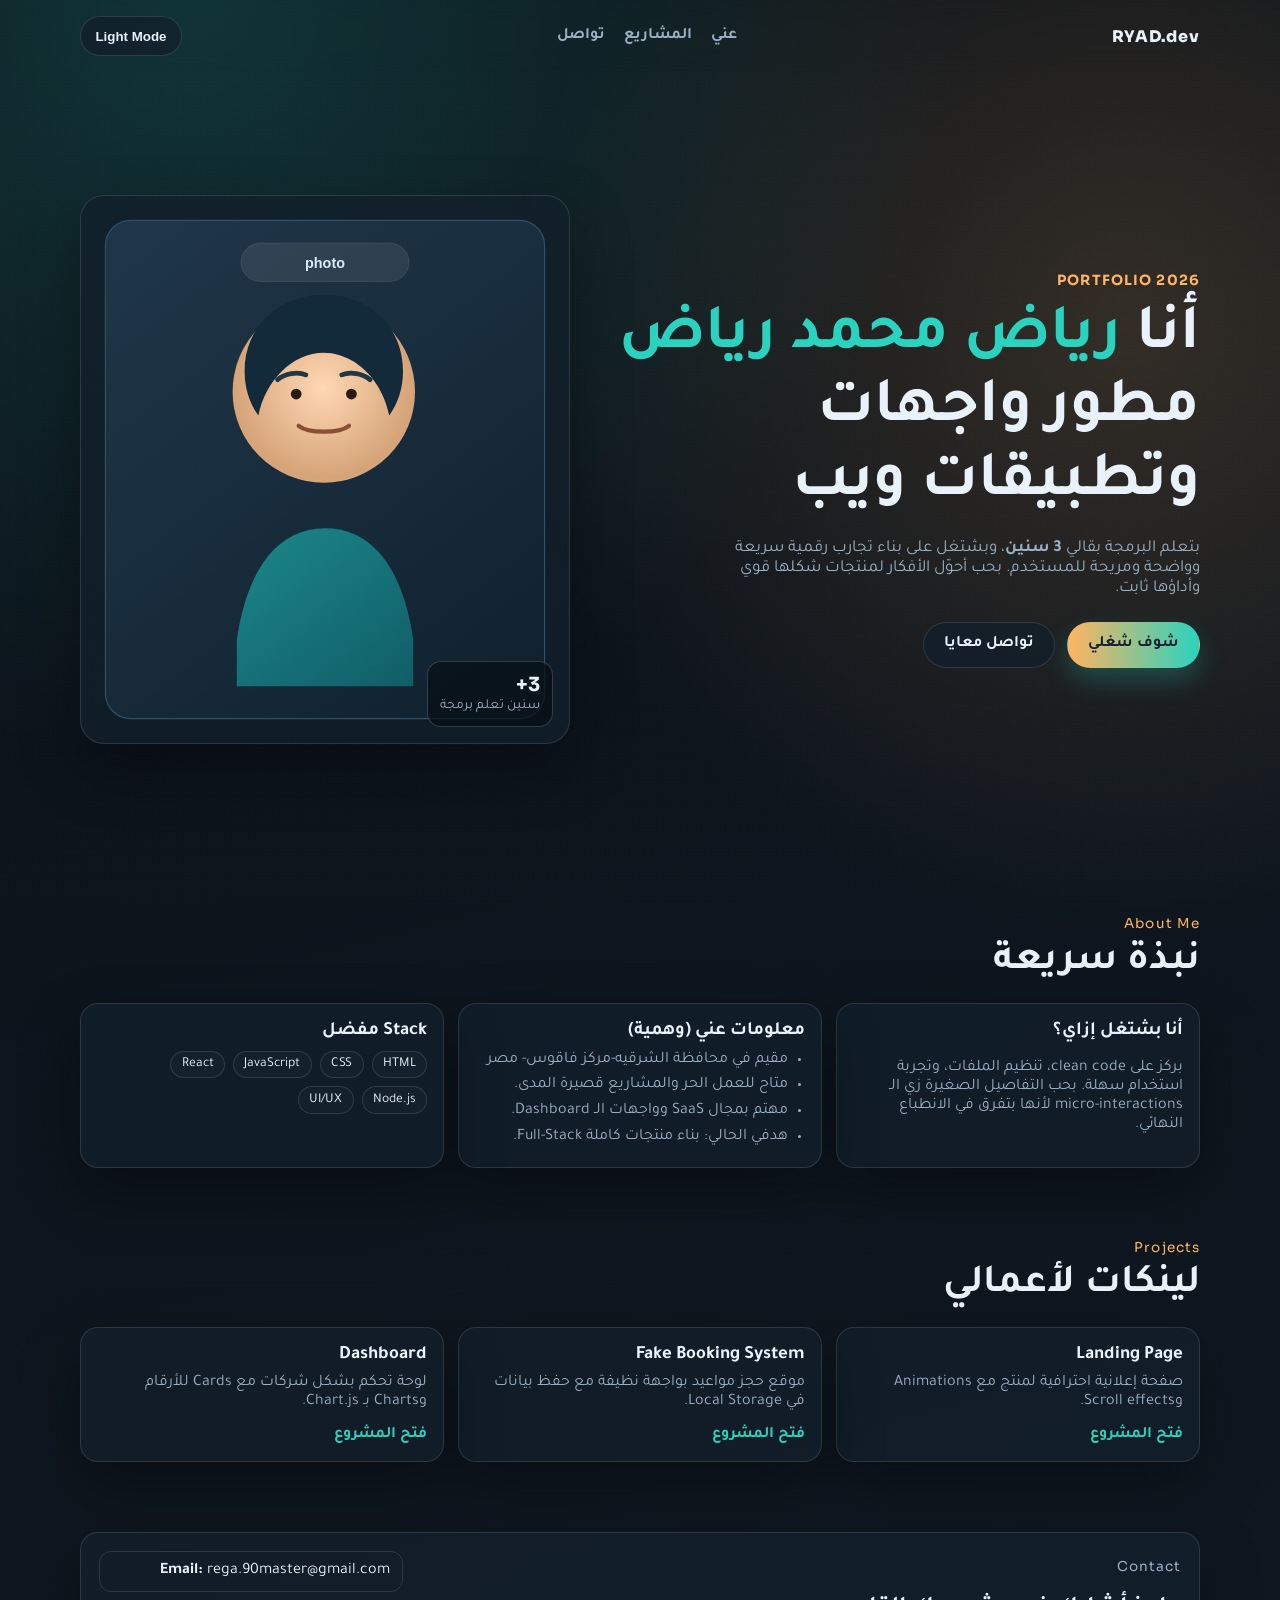
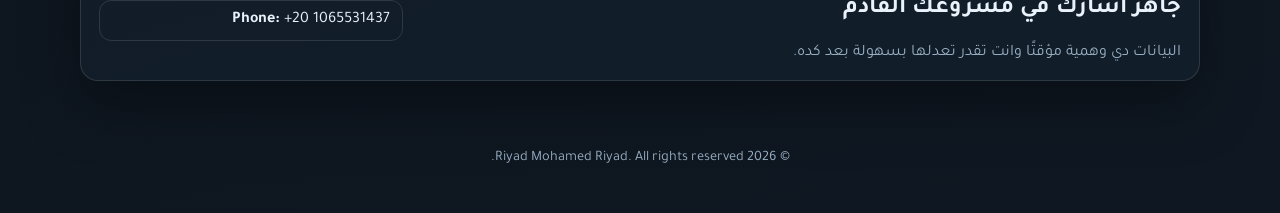
<file: index.html>
<!doctype html>
<html lang="ar" dir="rtl">
  <head>
    <meta charset="UTF-8" />
    <meta name="viewport" content="width=device-width, initial-scale=1.0" />
    <title>Portfolio | رياض محمد رياض</title>
    <meta
      name="description"
      content="Portfolio احترافي لرياض محمد رياض مع Dark Mode، أنيميشن، وتأثيرات Hover وروابط للمشاريع."
    />
    <link rel="preconnect" href="https://fonts.googleapis.com" />
    <link rel="preconnect" href="https://fonts.gstatic.com" crossorigin />
    <link
      href="https://fonts.googleapis.com/css2?family=Tajawal:wght@400;500;700;800&family=Sora:wght@500;700;800&display=swap"
      rel="stylesheet"
    />
    <link rel="stylesheet" href="style.css" />
    <script src="script.js" defer></script>
  </head>
  <body class="theme-dark">
    <div class="grain" aria-hidden="true"></div>

    <header class="site-header container">
      <a href="#" class="logo">RYAD.dev</a>
      <nav class="nav-links" aria-label="التنقل">
        <a href="#about">عني</a>
        <a href="#projects">المشاريع</a>
        <a href="#contact">تواصل</a>
      </nav>
      <button id="themeToggle" class="theme-toggle" type="button" aria-label="تبديل المظهر">
        <span id="themeLabel">Light Mode</span>
      </button>
    </header>

    <main>
      <section class="hero container reveal">
        <div class="hero-copy">
          <p class="eyebrow">PORTFOLIO 2026</p>
          <h1>
            أنا <span>رياض محمد رياض</span><br />
            مطور واجهات وتطبيقات ويب
          </h1>
          <p class="hero-text">
            بتعلم البرمجة بقالي <strong>3 سنين</strong>، وبشتغل على بناء تجارب
            رقمية سريعة وواضحة ومريحة للمستخدم. بحب أحوّل الأفكار لمنتجات شكلها
            قوي وأداؤها ثابت.
          </p>
          <div class="hero-actions">
            <a class="btn btn-primary" href="#projects">شوف شغلي</a>
            <a class="btn btn-ghost" href="#contact">تواصل معايا</a>
          </div>
        </div>

        <div class="hero-photo" data-tilt>
          <img src="assets/photo.svg" alt="صورة شخصية لرياض محمد رياض" />
          <div class="photo-badge">
            <strong>3+</strong>
            <span>سنين تعلم برمجة</span>
          </div>
        </div>
      </section>

      <section id="about" class="container section reveal">
        <div class="section-head">
          <p class="section-kicker">About Me</p>
          <h2>نبذة سريعة</h2>
        </div>
        <div class="about-grid">
          <article class="card">
            <h3>أنا بشتغل إزاي؟</h3>
            <p>
              بركز على clean code، تنظيم الملفات، وتجربة استخدام سهلة. بحب
              التفاصيل الصغيرة زي الـ micro-interactions لأنها بتفرق في الانطباع
              النهائي.
            </p>
          </article>
          <article class="card">
            <h3>معلومات عني (وهمية)</h3>
            <ul>
              <li>مقيم في محافظة الشرقيه-مركز فاقوس-  مصر</li>
              <li>متاح للعمل الحر والمشاريع قصيرة المدى.</li>
              <li>مهتم بمجال SaaS وواجهات الـ Dashboard.</li>
              <li>هدفي الحالي: بناء منتجات كاملة Full-Stack.</li>
            </ul>
          </article>
          <article class="card">
            <h3>Stack مفضل</h3>
            <div class="chips">
              <span>HTML</span>
              <span>CSS</span>
              <span>JavaScript</span>
              <span>React</span>
              <span>Node.js</span>
              <span>UI/UX</span>
            </div>
          </article>
        </div>
      </section>

      <section id="projects" class="container section reveal">
        <div class="section-head">
          <p class="section-kicker">Projects</p>
          <h2>لينكات لأعمالي</h2>
        </div>
        <div class="projects-grid">
          <a class="project-card" href="../Landing%20Page/index.html">
            <h3>Landing Page</h3>
            <p>صفحة إعلانية احترافية لمنتج مع Animations وScroll effects.</p>
            <span>فتح المشروع</span>
          </a>
          <a class="project-card" href="../Fake%20Booking%20System/index.html">
            <h3>Fake Booking System</h3>
            <p>موقع حجز مواعيد بواجهة نظيفة مع حفظ بيانات في Local Storage.</p>
            <span>فتح المشروع</span>
          </a>
          <a class="project-card" href="../Dashboard/index.html">
            <h3>Dashboard</h3>
            <p>لوحة تحكم بشكل شركات مع Cards للأرقام وCharts بـ Chart.js.</p>
            <span>فتح المشروع</span>
          </a>
        </div>
      </section>

      <section id="contact" class="container section reveal">
        <div class="contact-card">
          <div>
            <p class="section-kicker">Contact</p>
            <h2>جاهز أشارك في مشروعك القادم</h2>
            <p>البيانات دي وهمية مؤقتًا وانت تقدر تعدلها بسهولة بعد كده.</p>
          </div>
          <ul class="contact-list">
            <li><strong>Email:</strong> rega.90master@gmail.com</li>
            <li><strong>Phone:</strong> +20 1065531437</li>
          </ul>
        </div>
      </section>
    </main>

    <footer class="footer">
      <p>© 2026 Riyad Mohamed Riyad. All rights reserved.</p>
    </footer>
  </body>
</html>
</file>
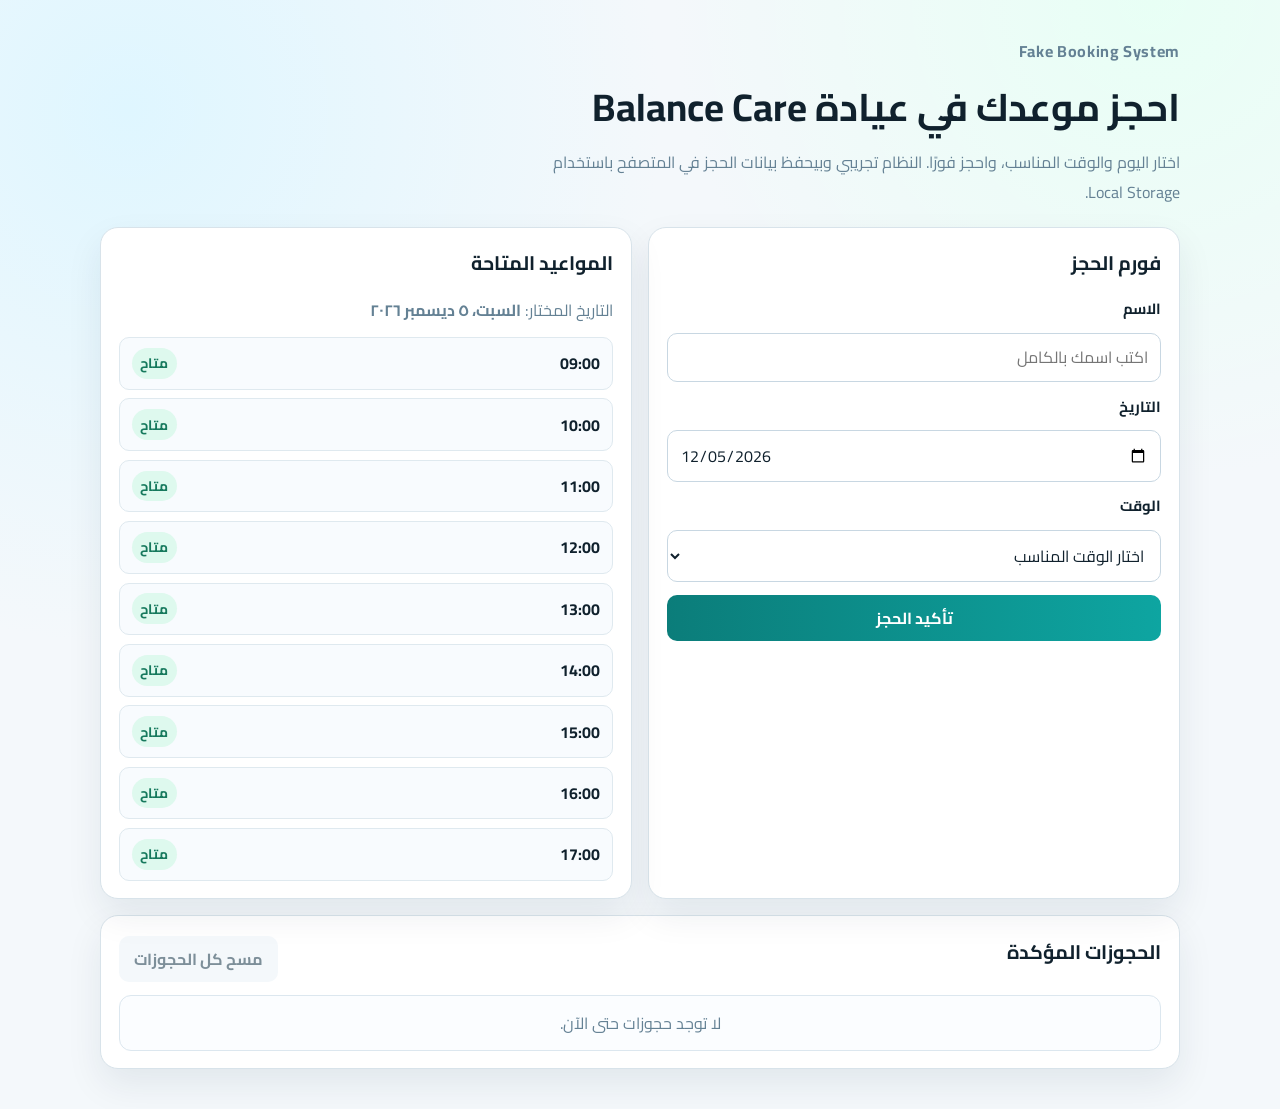
<file: Fake Booking System/index.html>
<!doctype html>
<html lang="ar" dir="rtl">
  <head>
    <meta charset="UTF-8" />
    <meta name="viewport" content="width=device-width, initial-scale=1.0" />
    <title>Fake Booking System | حجز مواعيد</title>
    <meta
      name="description"
      content="نظام حجز مواعيد تجريبي لعيادة مع عرض المواعيد المتاحة وحفظ البيانات في Local Storage."
    />
    <link rel="preconnect" href="https://fonts.googleapis.com" />
    <link rel="preconnect" href="https://fonts.gstatic.com" crossorigin />
    <link
      href="https://fonts.googleapis.com/css2?family=Cairo:wght@400;600;700;800&display=swap"
      rel="stylesheet"
    />
    <link rel="stylesheet" href="style.css" />
    <script src="script.js" defer></script>
  </head>
  <body>
    <main class="page container">
      <header class="hero">
        <p class="tag">Fake Booking System</p>
        <h1>احجز موعدك في عيادة Balance Care</h1>
        <p>
          اختار اليوم والوقت المناسب، واحجز فورًا. النظام تجريبي وبيحفظ بيانات
          الحجز في المتصفح باستخدام Local Storage.
        </p>
      </header>

      <section class="grid">
        <article class="card">
          <h2>فورم الحجز</h2>
          <form id="bookingForm" class="booking-form" novalidate>
            <label for="clientName">الاسم</label>
            <input
              id="clientName"
              name="clientName"
              type="text"
              placeholder="اكتب اسمك بالكامل"
              required
            />

            <label for="bookingDate">التاريخ</label>
            <input id="bookingDate" name="bookingDate" type="date" required />

            <label for="bookingTime">الوقت</label>
            <select id="bookingTime" name="bookingTime" required>
              <option value="">اختار الوقت المناسب</option>
            </select>

            <button type="submit" class="btn-primary">تأكيد الحجز</button>
          </form>
          <p id="confirmationMessage" class="message" aria-live="polite"></p>
        </article>

        <article class="card">
          <h2>المواعيد المتاحة</h2>
          <p class="subline">
            التاريخ المختار:
            <strong id="selectedDateLabel">--</strong>
          </p>
          <ul id="availableSlots" class="slots"></ul>
        </article>
      </section>

      <section class="card bookings">
        <div class="bookings-head">
          <h2>الحجوزات المؤكدة</h2>
          <button id="clearAllBtn" type="button" class="btn-ghost">
            مسح كل الحجوزات
          </button>
        </div>
        <ul id="bookedAppointments" class="booked-list"></ul>
      </section>
    </main>
  </body>
</html>
</file>
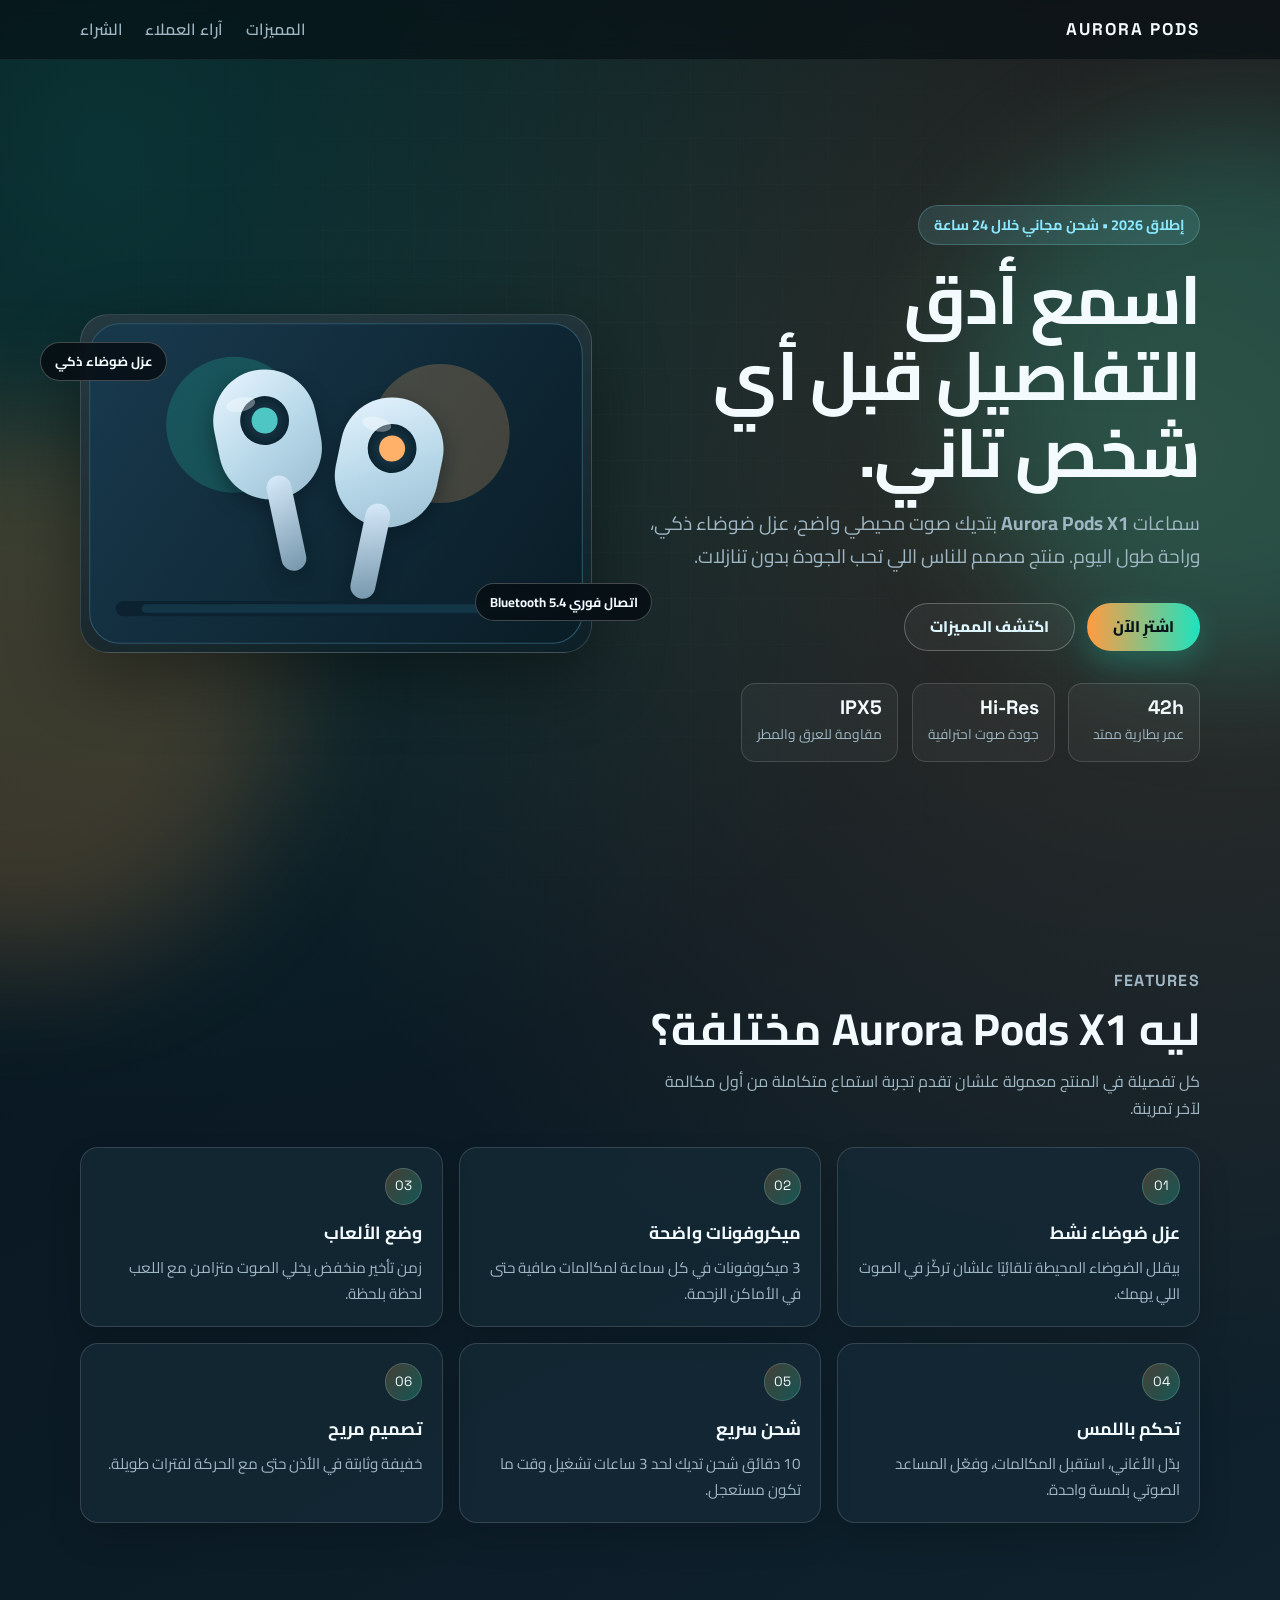
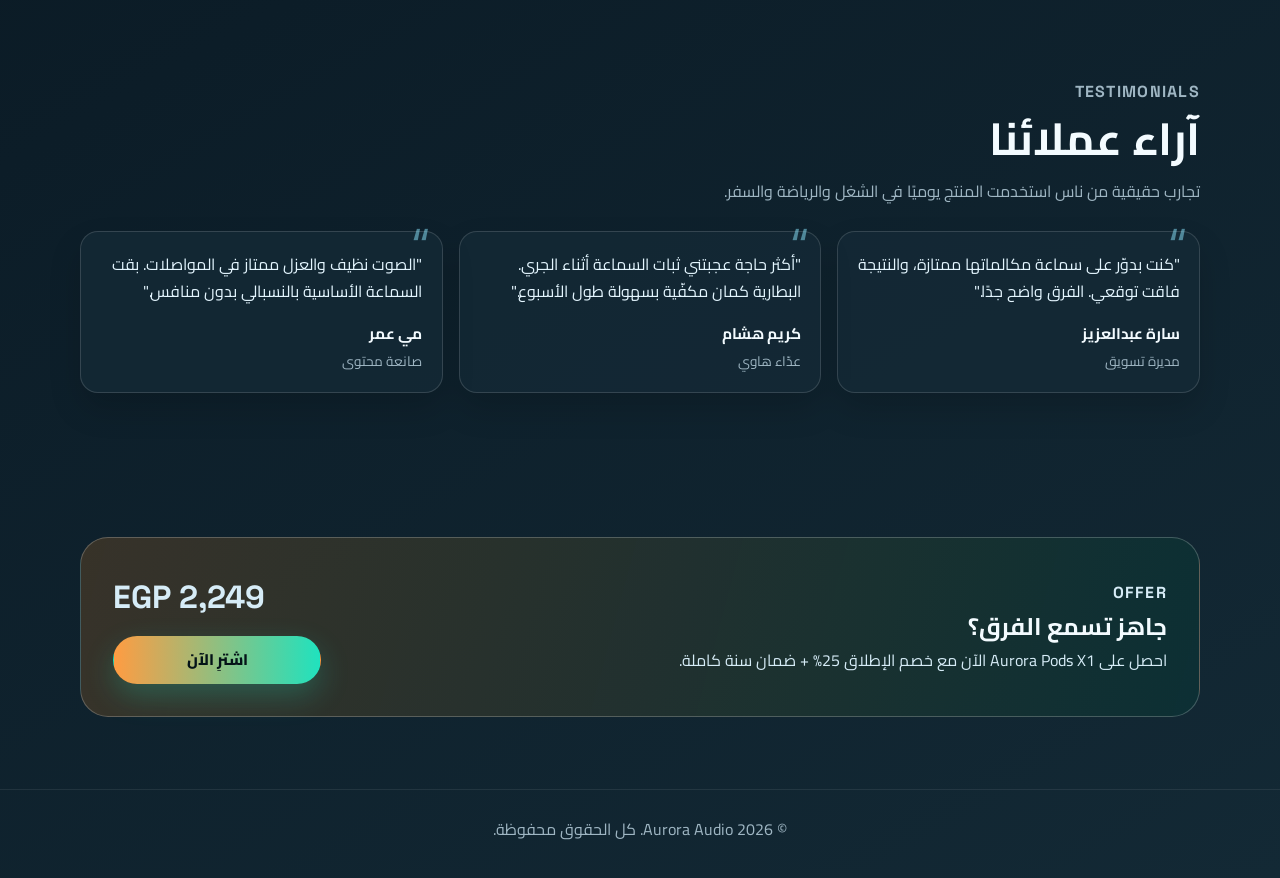
<file: Landing Page/index.html>
<!doctype html>
<html lang="ar" dir="rtl">
  <head>
    <meta charset="UTF-8" />
    <meta name="viewport" content="width=device-width, initial-scale=1.0" />
    <title>Aurora Pods X1 | الصوت اللي يفرق</title>
    <meta
      name="description"
      content="Landing Page إعلانية احترافية لسماعات Aurora Pods X1 مع مميزات المنتج وآراء العملاء وزر شراء مباشر."
    />
    <link rel="preconnect" href="https://fonts.googleapis.com" />
    <link rel="preconnect" href="https://fonts.gstatic.com" crossorigin />
    <link
      href="https://fonts.googleapis.com/css2?family=Cairo:wght@400;600;700;800&family=Space+Grotesk:wght@500;700&display=swap"
      rel="stylesheet"
    />
    <link rel="stylesheet" href="style.css" />
    <script src="script.js" defer></script>
  </head>
  <body>
    <div class="scroll-progress" aria-hidden="true"></div>
    <span class="ambient ambient-1" aria-hidden="true"></span>
    <span class="ambient ambient-2" aria-hidden="true"></span>

    <header class="topbar">
      <div class="container topbar-inner">
        <a href="#" class="brand">AURORA PODS</a>
        <nav class="topnav" aria-label="روابط سريعة">
          <a href="#features">المميزات</a>
          <a href="#testimonials">آراء العملاء</a>
          <a href="#buy">الشراء</a>
        </nav>
      </div>
    </header>

    <main>
      <section class="hero container reveal">
        <div class="hero-copy">
          <p class="badge">إطلاق 2026 • شحن مجاني خلال 24 ساعة</p>
          <h1>اسمع أدق التفاصيل قبل أي شخص تاني.</h1>
          <p class="hero-sub">
            سماعات <strong>Aurora Pods X1</strong> بتديك صوت محيطي واضح، عزل
            ضوضاء ذكي، وراحة طول اليوم. منتج مصمم للناس اللي تحب الجودة بدون
            تنازلات.
          </p>

          <div class="hero-actions">
            <a class="btn btn-primary" href="#buy">اشترِ الآن</a>
            <a class="btn btn-ghost" href="#features">اكتشف المميزات</a>
          </div>

          <ul class="hero-stats">
            <li>
              <strong>42h</strong>
              <span>عمر بطارية ممتد</span>
            </li>
            <li>
              <strong>Hi-Res</strong>
              <span>جودة صوت احترافية</span>
            </li>
            <li>
              <strong>IPX5</strong>
              <span>مقاومة للعرق والمطر</span>
            </li>
          </ul>
        </div>

        <div class="hero-media" data-parallax>
          <div class="product-card">
            <img src="assets/earbuds.svg" alt="صورة سماعات Aurora Pods X1" />
            <span class="chip chip-top">عزل ضوضاء ذكي</span>
            <span class="chip chip-bottom">اتصال فوري Bluetooth 5.4</span>
          </div>
        </div>
      </section>

      <section id="features" class="section container">
        <div class="section-head reveal">
          <p class="section-kicker">Features</p>
          <h2>ليه Aurora Pods X1 مختلفة؟</h2>
          <p>
            كل تفصيلة في المنتج معمولة علشان تقدم تجربة استماع متكاملة من أول
            مكالمة لآخر تمرينة.
          </p>
        </div>

        <div class="features-grid">
          <article class="feature-card reveal">
            <span class="feature-icon">01</span>
            <h3>عزل ضوضاء نشط</h3>
            <p>بيقلل الضوضاء المحيطة تلقائيًا علشان تركّز في الصوت اللي يهمك.</p>
          </article>
          <article class="feature-card reveal">
            <span class="feature-icon">02</span>
            <h3>ميكروفونات واضحة</h3>
            <p>3 ميكروفونات في كل سماعة لمكالمات صافية حتى في الأماكن الزحمة.</p>
          </article>
          <article class="feature-card reveal">
            <span class="feature-icon">03</span>
            <h3>وضع الألعاب</h3>
            <p>زمن تأخير منخفض يخلي الصوت متزامن مع اللعب لحظة بلحظة.</p>
          </article>
          <article class="feature-card reveal">
            <span class="feature-icon">04</span>
            <h3>تحكم باللمس</h3>
            <p>بدّل الأغاني، استقبل المكالمات، وفعّل المساعد الصوتي بلمسة واحدة.</p>
          </article>
          <article class="feature-card reveal">
            <span class="feature-icon">05</span>
            <h3>شحن سريع</h3>
            <p>10 دقائق شحن تديك لحد 3 ساعات تشغيل وقت ما تكون مستعجل.</p>
          </article>
          <article class="feature-card reveal">
            <span class="feature-icon">06</span>
            <h3>تصميم مريح</h3>
            <p>خفيفة وثابتة في الأذن حتى مع الحركة لفترات طويلة.</p>
          </article>
        </div>
      </section>

      <section id="testimonials" class="section container">
        <div class="section-head reveal">
          <p class="section-kicker">Testimonials</p>
          <h2>آراء عملائنا</h2>
          <p>تجارب حقيقية من ناس استخدمت المنتج يوميًا في الشغل والرياضة والسفر.</p>
        </div>

        <div class="testimonials-grid">
          <article class="quote-card reveal">
            <p>
              "كنت بدوّر على سماعة مكالماتها ممتازة، والنتيجة فاقت توقعي. الفرق
              واضح جدًا."
            </p>
            <footer>
              <strong>سارة عبدالعزيز</strong>
              <span>مديرة تسويق</span>
            </footer>
          </article>
          <article class="quote-card reveal">
            <p>
              "أكثر حاجة عجبتني ثبات السماعة أثناء الجري. البطارية كمان مكفّية
              بسهولة طول الأسبوع."
            </p>
            <footer>
              <strong>كريم هشام</strong>
              <span>عدّاء هاوي</span>
            </footer>
          </article>
          <article class="quote-card reveal">
            <p>
              "الصوت نظيف والعزل ممتاز في المواصلات. بقت السماعة الأساسية بالنسبالي
              بدون منافس."
            </p>
            <footer>
              <strong>مي عمر</strong>
              <span>صانعة محتوى</span>
            </footer>
          </article>
        </div>
      </section>

      <section id="buy" class="container section">
        <div class="cta reveal">
          <div>
            <p class="section-kicker">Offer</p>
            <h2>جاهز تسمع الفرق؟</h2>
            <p>
              احصل على Aurora Pods X1 الآن مع خصم الإطلاق 25% + ضمان سنة كاملة.
            </p>
          </div>
          <div class="cta-side">
            <p class="price">2,249 EGP</p>
            <a href="#" class="btn btn-primary btn-wide">اشترِ الآن</a>
          </div>
        </div>
      </section>
    </main>

    <footer class="footer">
      <div class="container">
        <p>© 2026 Aurora Audio. كل الحقوق محفوظة.</p>
      </div>
    </footer>
  </body>
</html>
</file>
<file: style.css>
:root {
  --bg: #0b1118;
  --bg-alt: #0f1822;
  --surface: rgba(19, 31, 43, 0.78);
  --surface-strong: #172636;
  --text: #e9f2fb;
  --muted: #9ab0c4;
  --line: rgba(255, 255, 255, 0.12);
  --accent: #2ad3bf;
  --accent-2: #ffb45f;
  --shadow: 0 24px 58px rgba(0, 0, 0, 0.35);
}

body.theme-light {
  --bg: #eef5fb;
  --bg-alt: #f8fbff;
  --surface: rgba(255, 255, 255, 0.84);
  --surface-strong: #ffffff;
  --text: #102336;
  --muted: #58738a;
  --line: rgba(10, 42, 67, 0.14);
  --accent: #0f9f92;
  --accent-2: #e88b2a;
  --shadow: 0 22px 46px rgba(19, 45, 67, 0.12);
}

*,
*::before,
*::after {
  box-sizing: border-box;
}

html,
body {
  margin: 0;
  padding: 0;
}

body {
  font-family: "Tajawal", sans-serif;
  color: var(--text);
  background:
    radial-gradient(circle at 15% 0%, rgba(42, 211, 191, 0.18), transparent 36%),
    radial-gradient(circle at 88% 18%, rgba(255, 180, 95, 0.16), transparent 33%),
    linear-gradient(165deg, var(--bg), var(--bg-alt));
  min-height: 100vh;
  transition:
    background 260ms ease,
    color 260ms ease;
}

.grain {
  position: fixed;
  inset: 0;
  pointer-events: none;
  z-index: -1;
  background-image: radial-gradient(rgba(255, 255, 255, 0.05) 0.7px, transparent 0.7px);
  background-size: 3px 3px;
  opacity: 0.23;
}

.container {
  width: min(1120px, 92vw);
  margin-inline: auto;
}

.site-header {
  position: sticky;
  top: 0;
  z-index: 20;
  display: flex;
  align-items: center;
  justify-content: space-between;
  gap: 1rem;
  padding-block: 1rem;
  backdrop-filter: blur(10px);
}

.logo {
  font-family: "Sora", sans-serif;
  font-weight: 800;
  letter-spacing: 0.06em;
  color: var(--text);
  text-decoration: none;
}

.nav-links {
  display: flex;
  align-items: center;
  gap: 1.2rem;
}

.nav-links a {
  color: var(--muted);
  text-decoration: none;
  font-weight: 700;
  transition: color 180ms ease;
}

.nav-links a:hover {
  color: var(--accent);
}

.theme-toggle {
  border: 1px solid var(--line);
  background: var(--surface);
  color: var(--text);
  border-radius: 999px;
  min-height: 2.5rem;
  padding-inline: 0.9rem;
  font-weight: 700;
  cursor: pointer;
  transition:
    transform 180ms ease,
    border-color 180ms ease;
}

.theme-toggle:hover {
  transform: translateY(-2px);
  border-color: rgba(42, 211, 191, 0.45);
}

.hero {
  display: grid;
  grid-template-columns: 1.1fr 0.9fr;
  gap: 2rem;
  align-items: center;
  min-height: calc(100vh - 92px);
  padding-block: 2.2rem 3rem;
}

.eyebrow {
  margin: 0;
  color: var(--accent-2);
  letter-spacing: 0.08em;
  font-family: "Sora", sans-serif;
  font-weight: 700;
  font-size: 0.88rem;
}

.hero h1 {
  margin: 0.8rem 0 0;
  font-size: clamp(2rem, 5vw, 4rem);
  line-height: 1.15;
}

.hero h1 span {
  color: var(--accent);
}

.hero-text {
  margin-top: 1rem;
  color: var(--muted);
  max-width: 55ch;
  font-size: 1.06rem;
}

.hero-actions {
  margin-top: 1.45rem;
  display: flex;
  flex-wrap: wrap;
  gap: 0.75rem;
}

.btn {
  text-decoration: none;
  border-radius: 999px;
  min-height: 2.9rem;
  padding-inline: 1.25rem;
  display: inline-flex;
  align-items: center;
  justify-content: center;
  font-weight: 700;
  border: 1px solid transparent;
  transition:
    transform 180ms ease,
    box-shadow 180ms ease;
}

.btn:hover {
  transform: translateY(-3px);
}

.btn-primary {
  background: linear-gradient(90deg, var(--accent-2), var(--accent));
  color: #13202e;
  box-shadow: 0 12px 26px rgba(42, 211, 191, 0.25);
}

.btn-ghost {
  background: var(--surface);
  color: var(--text);
  border-color: var(--line);
}

.hero-photo {
  position: relative;
  border-radius: 24px;
  border: 1px solid var(--line);
  background: var(--surface);
  padding: 1rem;
  box-shadow: var(--shadow);
  transform-style: preserve-3d;
  transition: transform 220ms ease;
}

.hero-photo img {
  width: 100%;
  height: auto;
  border-radius: 16px;
  display: block;
}

.photo-badge {
  position: absolute;
  bottom: 1rem;
  inset-inline-start: 1rem;
  background: rgba(8, 14, 20, 0.72);
  border: 1px solid rgba(255, 255, 255, 0.18);
  border-radius: 14px;
  padding: 0.65rem 0.75rem;
}

body.theme-light .photo-badge {
  background: rgba(255, 255, 255, 0.78);
}

.photo-badge strong {
  font-family: "Sora", sans-serif;
  font-size: 1.22rem;
  display: block;
}

.photo-badge span {
  color: var(--muted);
  font-size: 0.86rem;
}

.section {
  padding-block: 2.2rem;
}

.section-head {
  margin-bottom: 1.1rem;
}

.section-kicker {
  margin: 0;
  color: var(--accent-2);
  letter-spacing: 0.08em;
  font-family: "Sora", sans-serif;
  font-size: 0.85rem;
}

.section-head h2 {
  margin: 0.35rem 0 0;
  font-size: clamp(1.55rem, 4vw, 2.5rem);
}

.about-grid {
  display: grid;
  grid-template-columns: repeat(3, minmax(0, 1fr));
  gap: 0.85rem;
}

.card,
.project-card,
.contact-card {
  border: 1px solid var(--line);
  border-radius: 18px;
  background: var(--surface);
  box-shadow: var(--shadow);
}

.card {
  padding: 1rem;
}

.card h3 {
  margin: 0 0 0.45rem;
}

.card p,
.card li {
  color: var(--muted);
}

.card ul {
  margin: 0;
  padding-inline-start: 1.1rem;
  display: grid;
  gap: 0.42rem;
}

.chips {
  display: flex;
  flex-wrap: wrap;
  gap: 0.5rem;
}

.chips span {
  border: 1px solid var(--line);
  border-radius: 999px;
  padding: 0.27rem 0.65rem;
  font-size: 0.85rem;
  color: var(--text);
  background: rgba(255, 255, 255, 0.02);
}

.projects-grid {
  display: grid;
  grid-template-columns: repeat(3, minmax(0, 1fr));
  gap: 0.85rem;
}

.project-card {
  text-decoration: none;
  color: inherit;
  padding: 1rem;
  transition:
    transform 220ms ease,
    border-color 220ms ease,
    background 220ms ease;
}

.project-card h3 {
  margin: 0 0 0.45rem;
}

.project-card p {
  margin: 0;
  color: var(--muted);
}

.project-card span {
  margin-top: 0.85rem;
  display: inline-flex;
  color: var(--accent);
  font-weight: 700;
}

.project-card:hover {
  transform: translateY(-8px);
  border-color: rgba(42, 211, 191, 0.45);
  background: var(--surface-strong);
}

.contact-card {
  padding: 1.1rem;
  display: grid;
  grid-template-columns: 1fr auto;
  gap: 1rem;
  align-items: start;
}

.contact-card p {
  margin: 0.45rem 0 0;
  color: var(--muted);
}

.contact-list {
  list-style: none;
  margin: 0;
  padding: 0;
  display: grid;
  gap: 0.55rem;
}

.contact-list li {
  border: 1px solid var(--line);
  border-radius: 12px;
  padding: 0.62rem 0.7rem;
  min-width: 19rem;
}

.footer {
  text-align: center;
  padding: 1.2rem 0 2rem;
  color: var(--muted);
  font-size: 0.9rem;
}

.reveal {
  opacity: 0;
  transform: translateY(24px);
  transition:
    opacity 620ms ease,
    transform 620ms ease;
}

.reveal.in-view {
  opacity: 1;
  transform: translateY(0);
}

@media (max-width: 1020px) {
  .hero {
    grid-template-columns: 1fr;
    min-height: auto;
    padding-top: 1.6rem;
  }

  .about-grid,
  .projects-grid {
    grid-template-columns: repeat(2, minmax(0, 1fr));
  }

  .contact-card {
    grid-template-columns: 1fr;
  }
}

@media (max-width: 720px) {
  .site-header {
    flex-wrap: wrap;
    justify-content: center;
  }

  .nav-links {
    order: 3;
    width: 100%;
    justify-content: center;
  }

  .about-grid,
  .projects-grid {
    grid-template-columns: 1fr;
  }

  .contact-list li {
    min-width: 0;
  }

  .btn {
    width: 100%;
  }
}
</file>
<file: Fake Booking System/style.css>
:root {
  --bg: #f4f8fb;
  --surface: #ffffff;
  --surface-soft: #f8fbfe;
  --text: #10212d;
  --muted: #648194;
  --line: #d8e3ea;
  --primary: #0ea5a1;
  --primary-dark: #0b7d7a;
  --danger: #d64545;
  --success-bg: #ddf8f1;
  --success-text: #0d695d;
  --error-bg: #ffe7e7;
  --error-text: #a12626;
  --shadow: 0 16px 36px rgba(12, 40, 59, 0.08);
}

* {
  box-sizing: border-box;
}

html,
body {
  margin: 0;
  padding: 0;
}

body {
  font-family: "Cairo", sans-serif;
  color: var(--text);
  background:
    radial-gradient(circle at 10% 10%, #dff6ff 0, transparent 35%),
    radial-gradient(circle at 90% 0, #e8fff5 0, transparent 30%),
    var(--bg);
  min-height: 100vh;
}

.container {
  width: min(1080px, 92vw);
  margin-inline: auto;
}

.page {
  padding-block: 2.25rem 2.5rem;
}

.hero {
  margin-bottom: 1.25rem;
}

.tag {
  margin: 0;
  color: var(--primary-dark);
  font-weight: 700;
  letter-spacing: 0.04em;
}

.hero h1 {
  margin: 0.3rem 0 0.25rem;
  font-size: clamp(1.75rem, 3.5vw, 2.4rem);
}

.hero p {
  margin: 0;
  color: var(--muted);
  max-width: 70ch;
}

.grid {
  display: grid;
  grid-template-columns: 1fr 1fr;
  gap: 1rem;
}

.card {
  background: var(--surface);
  border: 1px solid var(--line);
  border-radius: 18px;
  padding: 1.1rem;
  box-shadow: var(--shadow);
}

.card h2 {
  margin: 0 0 0.85rem;
  font-size: 1.22rem;
}

.booking-form {
  display: grid;
  gap: 0.66rem;
}

label {
  font-size: 0.92rem;
  font-weight: 700;
}

input,
select,
button {
  font: inherit;
}

input,
select {
  width: 100%;
  border: 1px solid #c8d7e2;
  background: #fff;
  color: var(--text);
  border-radius: 10px;
  min-height: 46px;
  padding: 0.55rem 0.8rem;
  transition: border-color 180ms ease;
}

input:focus,
select:focus {
  outline: none;
  border-color: var(--primary);
}

.btn-primary,
.btn-ghost {
  border: none;
  border-radius: 10px;
  cursor: pointer;
  min-height: 46px;
  font-weight: 700;
  transition: transform 180ms ease;
}

.btn-primary {
  background: linear-gradient(90deg, var(--primary-dark), var(--primary));
  color: #fff;
  margin-top: 0.2rem;
}

.btn-primary:hover,
.btn-ghost:hover {
  transform: translateY(-2px);
}

.message {
  margin: 0.75rem 0 0;
  min-height: 2.8rem;
  border-radius: 10px;
  padding: 0.75rem 0.9rem;
  font-size: 0.93rem;
  display: none;
}

.message.visible {
  display: block;
}

.message.success {
  background: var(--success-bg);
  color: var(--success-text);
  border: 1px solid #bcebdd;
}

.message.error {
  background: var(--error-bg);
  color: var(--error-text);
  border: 1px solid #ffc7c7;
}

.subline {
  margin: 0 0 0.75rem;
  color: var(--muted);
}

.slots {
  list-style: none;
  margin: 0;
  padding: 0;
  display: grid;
  gap: 0.55rem;
}

.slot-item {
  display: flex;
  align-items: center;
  justify-content: space-between;
  gap: 0.6rem;
  background: var(--surface-soft);
  border: 1px solid #dfe9ef;
  border-radius: 10px;
  padding: 0.62rem 0.75rem;
}

.slot-item .time {
  font-weight: 700;
}

.slot-item .status {
  font-size: 0.86rem;
  font-weight: 700;
  padding: 0.15rem 0.55rem;
  border-radius: 999px;
  border: 0;
  cursor: pointer;
}

.status.available {
  background: #def9ee;
  color: #16795d;
}

.status.booked {
  background: #ffe6e6;
  color: #b23737;
  cursor: not-allowed;
}

.bookings {
  margin-top: 1rem;
}

.bookings-head {
  display: flex;
  align-items: center;
  justify-content: space-between;
  gap: 0.8rem;
  margin-bottom: 0.75rem;
}

.btn-ghost {
  background: #edf4f9;
  color: #284557;
  padding-inline: 0.95rem;
}

.btn-ghost:disabled {
  opacity: 0.6;
  cursor: not-allowed;
  transform: none;
}

.booked-list {
  list-style: none;
  margin: 0;
  padding: 0;
  display: grid;
  gap: 0.6rem;
}

.booking-item,
.empty {
  border: 1px solid #dce7ef;
  border-radius: 12px;
  background: #fbfdff;
  padding: 0.72rem 0.8rem;
}

.booking-item {
  display: flex;
  align-items: center;
  justify-content: space-between;
  gap: 0.7rem;
}

.booking-meta {
  margin: 0;
  color: var(--muted);
  font-size: 0.9rem;
}

.booking-title {
  margin: 0;
  font-weight: 700;
}

.cancel-btn {
  border: 1px solid #f2bcbc;
  background: #fff3f3;
  color: var(--danger);
  border-radius: 9px;
  min-height: 36px;
  padding-inline: 0.7rem;
  cursor: pointer;
}

.empty {
  text-align: center;
  color: var(--muted);
}

@media (max-width: 860px) {
  .grid {
    grid-template-columns: 1fr;
  }

  .bookings-head {
    flex-direction: column;
    align-items: stretch;
  }

  .btn-ghost {
    width: 100%;
  }
}

@media (max-width: 640px) {
  .booking-item {
    flex-direction: column;
    align-items: stretch;
  }

  .cancel-btn {
    width: 100%;
  }
}
</file>
<file: Landing Page/style.css>
:root {
  --bg-900: #061018;
  --bg-800: #0c1d28;
  --bg-700: #132935;
  --card: rgba(20, 42, 54, 0.8);
  --line: rgba(255, 255, 255, 0.14);
  --ink: #f3fbff;
  --muted: #9fb6c3;
  --accent: #20e2be;
  --accent-2: #ff9c42;
  --accent-3: #8ce8ff;
  --shadow-lg: 0 24px 70px rgba(0, 0, 0, 0.38);
  --radius-xl: 28px;
  --radius-lg: 18px;
}

* {
  box-sizing: border-box;
  margin: 0;
  padding: 0;
}

html,
body {
  min-height: 100%;
}

body {
  font-family: "Cairo", sans-serif;
  color: var(--ink);
  line-height: 1.7;
  overflow-x: hidden;
  background:
    radial-gradient(
      circle at 8% 6%,
      rgba(32, 226, 190, 0.16),
      rgba(0, 0, 0, 0) 38%
    ),
    radial-gradient(
      circle at 92% 18%,
      rgba(255, 156, 66, 0.16),
      rgba(0, 0, 0, 0) 42%
    ),
    linear-gradient(150deg, var(--bg-900), var(--bg-800) 55%, var(--bg-700));
}

body::before {
  content: "";
  position: fixed;
  inset: 0;
  z-index: -1;
  pointer-events: none;
  background-image:
    linear-gradient(rgba(255, 255, 255, 0.02) 1px, transparent 1px),
    linear-gradient(90deg, rgba(255, 255, 255, 0.02) 1px, transparent 1px);
  background-size: 46px 46px;
  mask-image: radial-gradient(
    circle at 50% 40%,
    rgba(0, 0, 0, 0.85),
    rgba(0, 0, 0, 0)
  );
}

a {
  color: inherit;
  text-decoration: none;
}

.container {
  width: min(1120px, 92vw);
  margin-inline: auto;
}

.ambient {
  position: fixed;
  width: 34rem;
  height: 34rem;
  filter: blur(60px);
  pointer-events: none;
  z-index: -2;
  border-radius: 999px;
}

.ambient-1 {
  inset-inline-start: -14rem;
  top: 8rem;
  background: rgba(32, 226, 190, 0.2);
}

.ambient-2 {
  inset-inline-end: -16rem;
  bottom: -4rem;
  background: rgba(255, 156, 66, 0.2);
}

.scroll-progress {
  position: fixed;
  top: 0;
  inset-inline-start: 0;
  width: 100%;
  height: 4px;
  z-index: 50;
  background: linear-gradient(90deg, var(--accent-2), var(--accent));
  transform: scaleX(0);
  transform-origin: 0 50%;
}

.topbar {
  position: sticky;
  top: 0;
  z-index: 30;
  backdrop-filter: blur(10px);
  background: rgba(5, 13, 18, 0.62);
  border-bottom: 1px solid rgba(255, 255, 255, 0.06);
}

.topbar-inner {
  display: flex;
  align-items: center;
  justify-content: space-between;
  padding: 0.95rem 0;
}

.brand {
  font-family: "Space Grotesk", sans-serif;
  letter-spacing: 0.12em;
  font-weight: 700;
  font-size: 1.06rem;
}

.topnav {
  display: flex;
  align-items: center;
  gap: 1.4rem;
  color: var(--muted);
  font-weight: 600;
}

.topnav a {
  transition: color 220ms ease;
}

.topnav a:hover {
  color: var(--accent);
}

.hero {
  min-height: calc(100vh - 76px);
  display: grid;
  grid-template-columns: 1.05fr 0.95fr;
  gap: 2.6rem;
  align-items: center;
  padding: 4.6rem 0 3.2rem;
}

.badge {
  display: inline-flex;
  align-items: center;
  gap: 0.5rem;
  padding: 0.4rem 0.9rem;
  border-radius: 999px;
  background: rgba(140, 232, 255, 0.12);
  color: var(--accent-3);
  border: 1px solid rgba(140, 232, 255, 0.22);
  font-weight: 700;
  font-size: 0.9rem;
}

.hero h1 {
  margin-top: 1rem;
  font-size: clamp(2.1rem, 5.4vw, 4.25rem);
  line-height: 1.13;
  letter-spacing: -0.02em;
}

.hero-sub {
  margin-top: 1rem;
  font-size: clamp(1.02rem, 1.8vw, 1.2rem);
  color: var(--muted);
  max-width: 56ch;
}

.hero-actions {
  display: flex;
  flex-wrap: wrap;
  align-items: center;
  gap: 0.8rem;
  margin-top: 1.9rem;
}

.btn {
  display: inline-flex;
  align-items: center;
  justify-content: center;
  gap: 0.4rem;
  min-height: 3rem;
  border-radius: 999px;
  padding-inline: 1.55rem;
  font-weight: 800;
  font-size: 0.96rem;
  border: 1px solid transparent;
  transition:
    transform 240ms ease,
    box-shadow 240ms ease,
    border-color 240ms ease,
    background 240ms ease;
}

.btn:hover {
  transform: translateY(-3px);
}

.btn-primary {
  color: #041318;
  background: linear-gradient(90deg, var(--accent-2), var(--accent));
  box-shadow: 0 12px 30px rgba(32, 226, 190, 0.24);
}

.btn-primary:hover {
  box-shadow:
    0 20px 42px rgba(32, 226, 190, 0.3),
    0 0 0 1px rgba(255, 255, 255, 0.2) inset;
}

.btn-ghost {
  border-color: rgba(255, 255, 255, 0.25);
  color: #dcf5ff;
  background: rgba(255, 255, 255, 0.04);
}

.btn-ghost:hover {
  background: rgba(255, 255, 255, 0.08);
  border-color: rgba(255, 255, 255, 0.45);
}

.hero-stats {
  margin-top: 2rem;
  display: flex;
  flex-wrap: wrap;
  list-style: none;
  gap: 0.82rem;
}

.hero-stats li {
  min-width: 132px;
  padding: 0.85rem 0.95rem;
  border-radius: 14px;
  border: 1px solid var(--line);
  background: rgba(255, 255, 255, 0.04);
}

.hero-stats strong {
  display: block;
  font-family: "Space Grotesk", sans-serif;
  font-size: 1.22rem;
  line-height: 1.15;
}

.hero-stats span {
  color: var(--muted);
  font-size: 0.86rem;
}

.hero-media {
  position: relative;
  max-width: 34rem;
  justify-self: center;
}

.product-card {
  position: relative;
  overflow: visible;
  border-radius: var(--radius-xl);
  border: 1px solid var(--line);
  background:
    linear-gradient(170deg, rgba(255, 255, 255, 0.11), rgba(255, 255, 255, 0)),
    rgba(12, 31, 40, 0.82);
  box-shadow: var(--shadow-lg);
}

.product-card img {
  display: block;
  width: 100%;
  height: auto;
  animation: float 6.5s ease-in-out infinite;
}

.chip {
  position: absolute;
  display: inline-flex;
  align-items: center;
  justify-content: center;
  padding: 0.45rem 0.85rem;
  font-size: 0.82rem;
  font-weight: 700;
  border-radius: 999px;
  border: 1px solid rgba(255, 255, 255, 0.24);
  background: rgba(6, 14, 20, 0.88);
  backdrop-filter: blur(4px);
  white-space: nowrap;
  animation: pulse 4.5s ease-in-out infinite;
}

.chip-top {
  top: 8%;
  inset-inline-end: -8%;
}

.chip-bottom {
  bottom: 9%;
  inset-inline-start: -12%;
  animation-delay: 0.9s;
}

.section {
  padding: 4.5rem 0;
}

.section-head {
  max-width: 62ch;
}

.section-kicker {
  color: var(--accent-3);
  font-family: "Space Grotesk", sans-serif;
  letter-spacing: 0.08em;
  text-transform: uppercase;
  font-weight: 700;
}

.section-head h2 {
  margin-top: 0.5rem;
  font-size: clamp(1.7rem, 4vw, 2.8rem);
  line-height: 1.2;
}

.section-head p {
  margin-top: 0.7rem;
  color: var(--muted);
}

.features-grid,
.testimonials-grid {
  margin-top: 1.6rem;
  display: grid;
  grid-template-columns: repeat(3, minmax(0, 1fr));
  gap: 1rem;
}

.feature-card,
.quote-card {
  border-radius: var(--radius-lg);
  border: 1px solid var(--line);
  background: var(--card);
  padding: 1.2rem;
  box-shadow: 0 16px 32px rgba(0, 0, 0, 0.15);
}

.feature-card {
  transition:
    transform 220ms ease,
    border-color 220ms ease,
    background 220ms ease;
}

.feature-card:hover {
  transform: translateY(-7px);
  border-color: rgba(32, 226, 190, 0.52);
  background: rgba(22, 48, 62, 0.9);
}

.feature-icon {
  width: 2.35rem;
  height: 2.35rem;
  display: inline-flex;
  align-items: center;
  justify-content: center;
  border-radius: 999px;
  background: linear-gradient(130deg, rgba(255, 156, 66, 0.22), rgba(32, 226, 190, 0.25));
  border: 1px solid rgba(255, 255, 255, 0.16);
  font-family: "Space Grotesk", sans-serif;
  font-size: 0.84rem;
}

.feature-card h3 {
  margin-top: 0.8rem;
  font-size: 1.1rem;
}

.feature-card p {
  margin-top: 0.45rem;
  color: var(--muted);
  font-size: 0.95rem;
}

.quote-card {
  position: relative;
}

.quote-card::before {
  content: "“";
  position: absolute;
  top: -0.65rem;
  inset-inline-start: 0.72rem;
  color: rgba(140, 232, 255, 0.5);
  font-size: 3.2rem;
  line-height: 1;
}

.quote-card p {
  color: #e4f6ff;
}

.quote-card footer {
  margin-top: 1rem;
  display: grid;
  gap: 0.15rem;
}

.quote-card footer strong {
  font-size: 0.96rem;
}

.quote-card footer span {
  color: var(--muted);
  font-size: 0.85rem;
}

.cta {
  border-radius: var(--radius-xl);
  border: 1px solid rgba(255, 255, 255, 0.22);
  background:
    linear-gradient(105deg, rgba(255, 156, 66, 0.19), rgba(32, 226, 190, 0.1)),
    rgba(8, 25, 32, 0.75);
  padding: clamp(1.3rem, 3vw, 2rem);
  display: grid;
  grid-template-columns: 1fr auto;
  gap: 1rem;
  align-items: center;
}

.cta p {
  color: #d6ecf7;
}

.cta-side {
  display: grid;
  justify-items: end;
  gap: 0.72rem;
}

.price {
  font-family: "Space Grotesk", sans-serif;
  font-size: clamp(1.45rem, 2.7vw, 2rem);
  font-weight: 700;
}

.btn-wide {
  min-width: 13rem;
}

.footer {
  padding: 1.6rem 0 2.2rem;
  color: var(--muted);
  text-align: center;
  border-top: 1px solid rgba(255, 255, 255, 0.08);
}

.js .reveal {
  opacity: 0;
  transform: translateY(34px) scale(0.98);
  transition:
    opacity 720ms ease,
    transform 720ms ease;
}

.js .reveal.in-view {
  opacity: 1;
  transform: translateY(0) scale(1);
}

@keyframes float {
  0%,
  100% {
    transform: translateY(0);
  }
  50% {
    transform: translateY(-12px);
  }
}

@keyframes pulse {
  0%,
  100% {
    transform: translateY(0) scale(1);
  }
  50% {
    transform: translateY(-2px) scale(1.03);
  }
}

@media (max-width: 1000px) {
  .hero {
    grid-template-columns: 1fr;
    padding-top: 3rem;
    min-height: auto;
  }

  .hero-media {
    max-width: min(34rem, 92vw);
  }

  .features-grid,
  .testimonials-grid {
    grid-template-columns: repeat(2, minmax(0, 1fr));
  }
}

@media (max-width: 760px) {
  .topnav {
    display: none;
  }

  .hero-actions {
    width: 100%;
  }

  .btn {
    width: 100%;
  }

  .hero-stats {
    flex-direction: column;
  }

  .chip-top,
  .chip-bottom {
    position: static;
    margin-top: 0.6rem;
  }

  .product-card {
    padding-bottom: 0.7rem;
  }

  .features-grid,
  .testimonials-grid {
    grid-template-columns: 1fr;
  }

  .cta {
    grid-template-columns: 1fr;
  }

  .cta-side {
    justify-items: stretch;
  }

  .btn-wide {
    width: 100%;
    min-width: 0;
  }
}
</file>
